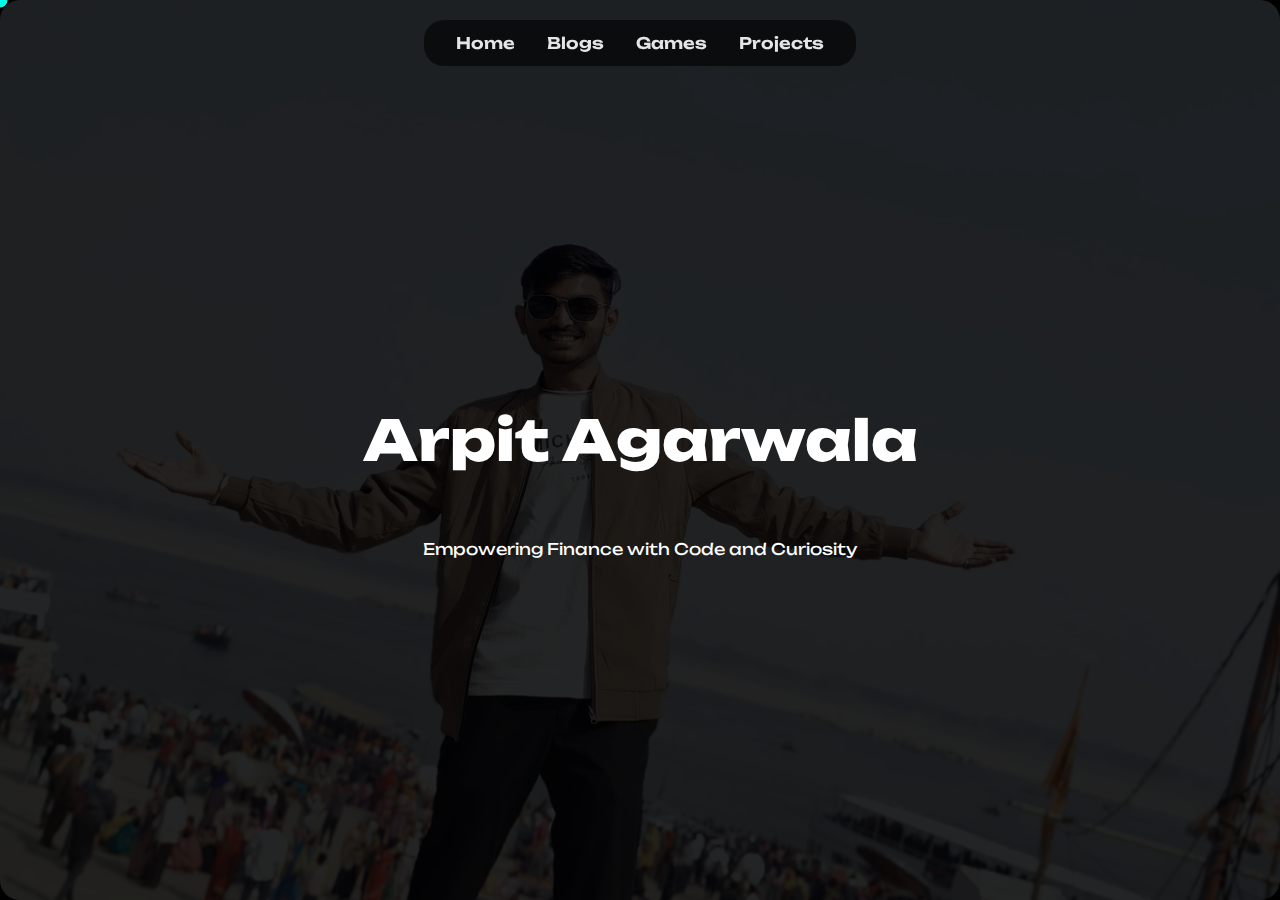
<file: index.html>
<!DOCTYPE html>
<html lang="en" style="overflow-x: hidden;">
<head>
  <meta charset="UTF-8" />
  <meta name="viewport" content="width=device-width, initial-scale=1.0" />
  <title>Arpit Agarwala | Portfolio</title>
  <link rel="stylesheet" href="css/style.css" />
  <!-- Kings Font for headings -->
  <link rel="preconnect" href="https://fonts.googleapis.com">
  <link rel="preconnect" href="https://fonts.gstatic.com" crossorigin>
  <link href="https://fonts.googleapis.com/css2?family=Kings&display=swap" rel="stylesheet">
  <link href="https://fonts.googleapis.com/css2?family=Unbounded:wght@400;600;800&family=Orbitron:wght@500&display=swap" rel="stylesheet">
  <style>

  </style>
</head>
<!-- Full Nav (Visible in Hero Only) -->
<nav id="fullNav" class="full-nav">
  <div class="centered-nav nav-center" id="centeredNav">
    <a href="#home">Home</a>
    <a href="blog.html">Blogs</a>
    <a href="games.html">Games</a>
    <a href="projects.html">Projects</a>
  </div>
  
</nav>

<!-- Hamburger Nav Button (Initially Hidden) -->
<div class="nav-toggle" id="navToggle" onclick="toggleMenu()">
  <span class="bar top"></span>
  <span class="bar middle"></span>
  <span class="bar bottom"></span>
</div>

<!-- Menu Overlay -->
<div class="menu-overlay" id="menuOverlay">
  <a href="#home">Home</a>
  <a href="blog.html">Blogs</a>
  <a href="games.html">Games</a>
  <a href="projects.html">Projects</a>
</div>



  <div class="scroll-container">
    <header id="home" style="padding: 0;">
      <section class="photo-section" style="display: flex; flex-direction: column; justify-content: center; align-items: center; width: 100vw; height: 100vh; margin: auto;">
        <h1 class="spotlight-text">
          <div class="hover-zone">
            <span class="glow-text">Arpit Agarwala</span>
          </div>
        </h1>   
        <p>Empowering Finance with Code and Curiosity</p>
      </section>
    </header>

    <section class="time-slide" id="time-section">
      <div class="time-center">
        <h1 id="ist-clock">00:00:00</h1>
        <p class="time-quote">“Time is money. And I’m already invested.”</p>
      </div>
    </section>

    <section id="about" class="about-container">
      <h2 class="about-heading">About Me</h2>
      <div class="about-columns">
        <div class="about-column">
          <p>Hello there! I'm <strong>Arpit Agarwala</strong>, a BCom (Hons) student and aspiring Chartered Accountant (CA) who's passionate about building the future of finance with the power of technology.</p>
          <p>Born in Rajasthan, raised in Assam, and currently thriving in Kolkata — I recently cleared the <strong>CA Foundation exam (Dec 2023)</strong> and am now preparing for the CA Intermediate exam with full focus and fire.</p>
          <p>Beyond numbers, I love to share knowledge. As a tech enthusiast and former president of my school's IT club, I’ve led workshops, mentored learners, and inspired many to embrace digital skills.</p>
        </div>
        <div class="about-column">
          <p>From advanced Excel work to photo/video editing, website design, and front-end development, I bring versatility to the table. What makes me different? I blend tech with human touch — understanding people, communicating ideas clearly, and building lasting relationships.</p>
          <p>Whether you're into <em>finance, tech, entrepreneurship</em> or just want to collaborate — let’s connect and create something meaningful together.</p>
          <p><strong>Let’s grow. Let’s build. Let’s connect.</strong></p>
        </div>
      </div>
    </section>

    <section id="education" class="section-container education-section">
      <h2 class="section-heading">Education</h2>
      <div class="education-cards">
        <div class="edu-card">
          <h3>CA Intermediate (Ongoing)</h3>
          <p>Institute of Chartered Accountants of India<br/>2024 – Present</p>
        </div>
        <div class="edu-card">
          <h3>CA Foundation</h3>
          <p>Cleared in December 2023</p>
        </div>
        <div class="edu-card">
          <h3>B.Com (Hons)</h3>
          <p>University of Calcutta<br/>2023 – 2026</p>
        </div>
        <div class="edu-card">
          <h3>Higher Secondary (Class 12)</h3>
          <p>LK Singhania Education Center, Rajasthan<br/>Commerce Stream, 2023</p>
        </div>
      </div>
    </section>
    

    <section id="skills">
      <h2 class="section-heading">Skills</h2>
      <p>Creative Tools: Figma, Photoshop, Canva<br>
         Tech Stack: HTML, CSS, JavaScript, Unity<br>
         Productivity: Excel, Notion, Word</p>
    </section>

    <section id="projects">
      <h2 class="section-heading">Projects</h2>
      <p>[Project Showcases with future hover animations]</p>
    </section>
    
    <section id="achievements" class="section-container">
      <h2 class="section-heading">Achievements</h2>
      <div class="cards-container">
        <div class="card">
          <p class="quote">🏅 School Captain - 2022</p>
          <p>Led multiple interschool events & earned top honors in leadership & public speaking.</p>
        </div>
        <div class="card">
          <p class="quote">📊 CA Foundation Cleared (Dec 2023)</p>
          <p>One step closer to my Chartered Accountant goal. Onward to CA Intermediate!</p>
        </div>
        <div class="card">
          <p class="quote">💻 Tech Workshop Leader</p>
          <p>Conducted workshops in school for students on Excel, photo editing, and website creation.</p>
        </div>
      </div>
    </section>
    

    <section id="contact" class="contact-section">
      <h2 class="section-heading">Contact</h2>
      <p>Let's build something amazing together.</p>
    
      <form action="https://formsubmit.co/arpitagarwal996@gmail.com" method="POST" class="contact-form">
        <input type="text" name="name" placeholder="Your Name" required>
        <input type="email" name="email" placeholder="Your Email" required>
        <textarea name="message" placeholder="Your Message" rows="5" required></textarea>
        
        <!-- Optional hidden fields -->
        <input type="hidden" name="_captcha" value="false">
        <input type="hidden" name="_template" value="table">
      
        <button type="submit">Send Message</button>
      </form>
      
    
      <div class="social-links">
        <a href="https://www.linkedin.com/in/arpitagarwala/" target="_blank">LinkedIn</a>
        <a href="https://www.instagram.com/arpit.agarwala_/" target="_blank">Instagram</a>
        <a href="https://wa.me/+919957414146" target="_blank">WhatsApp</a>
      </div>
    </section>
    
    
    

    <footer>
      <p>&copy; 2025 Arpit Agarwala. All rights reserved.</p>
    </footer>
  </div>
  <div class="custom-cursor" id="customCursor"></div>
  <script src="js/script.js"></script>
</body>
</html>
</file>
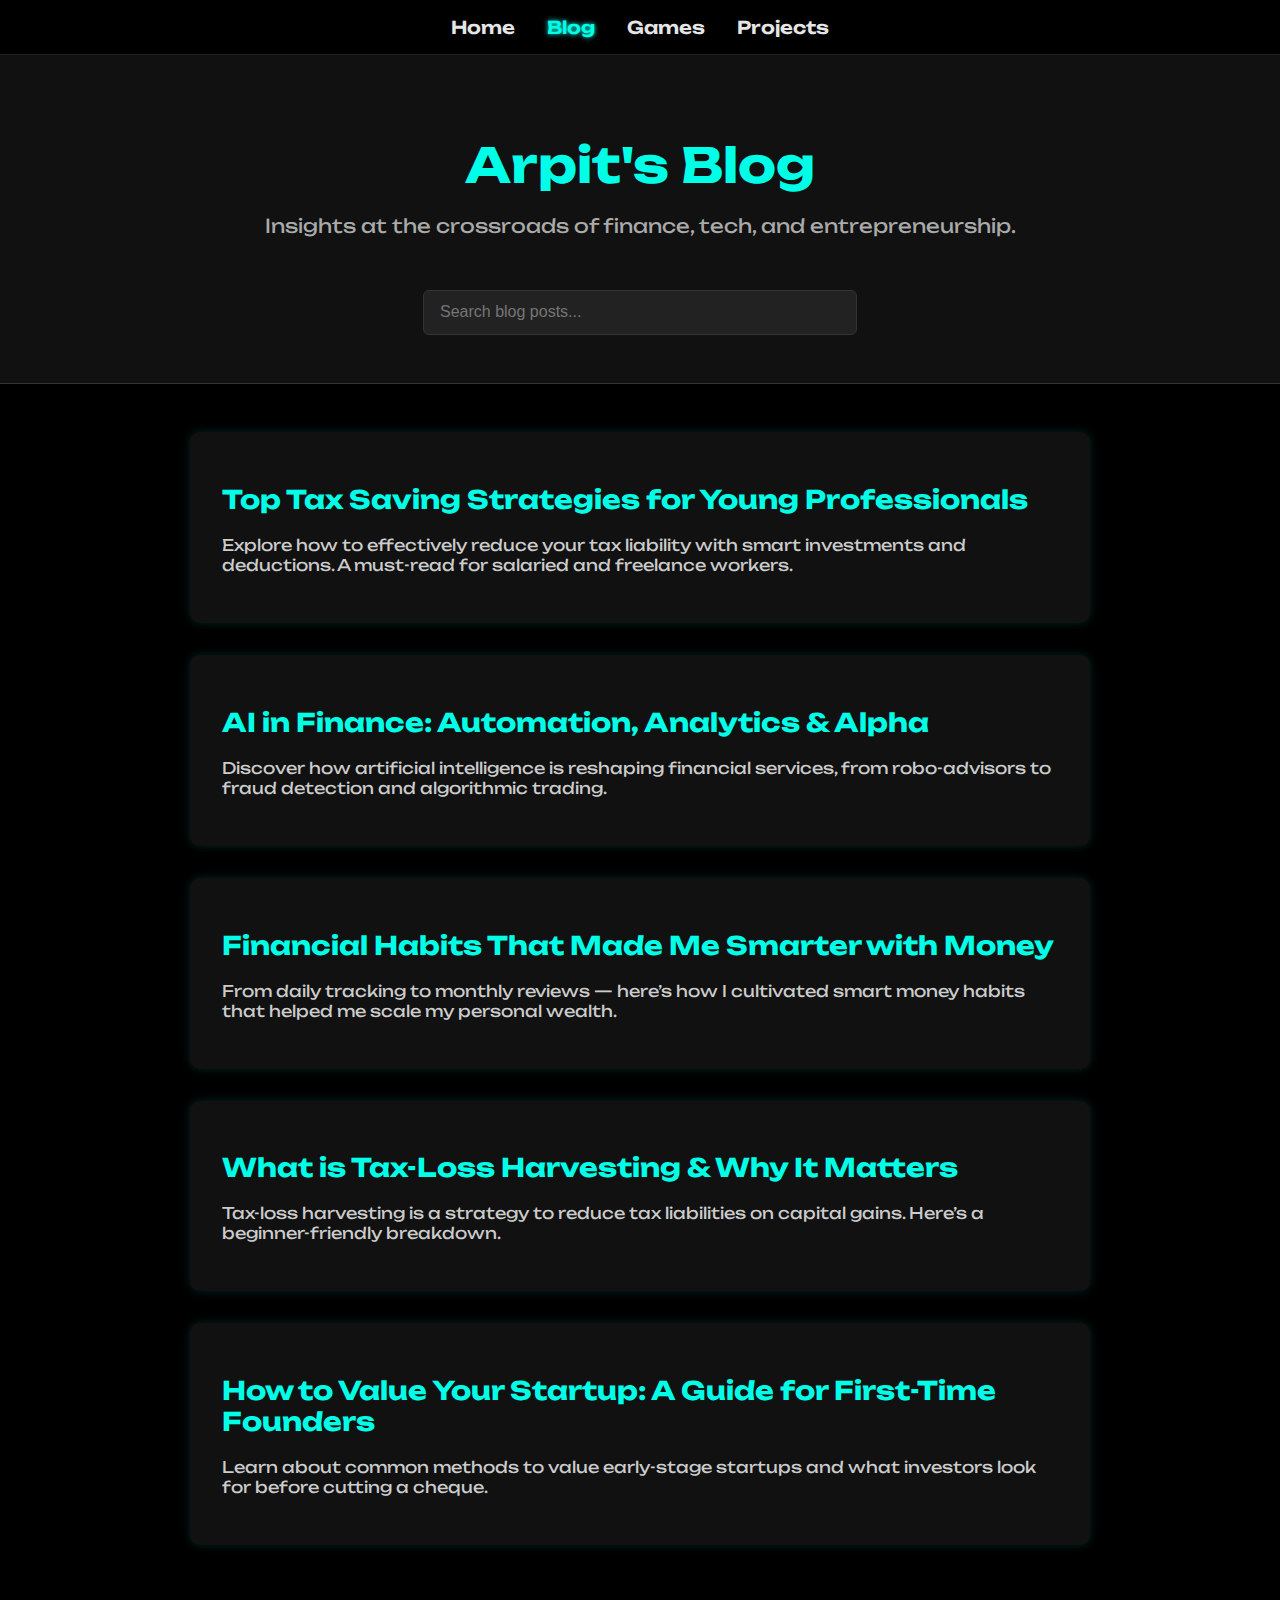
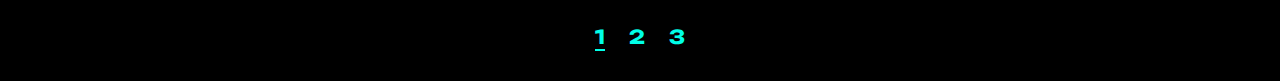
<file: blog.html>
<!DOCTYPE html>
<html lang="en">
<head>
  <meta charset="UTF-8" />
  <meta name="viewport" content="width=device-width, initial-scale=1.0"/>
  <title>Arpit's Blog | Finance & Tech</title>
  <link rel="stylesheet" href="css/blog.css" />
  <link href="https://fonts.googleapis.com/css2?family=Unbounded:wght@400;600&display=swap" rel="stylesheet">
</head>
<body>
    <nav class="blog-nav">
        <div class="nav-center">
          <a href="index.html">Home</a>
          <a href="blog.html" class="active">Blog</a>
          <a href="games.html">Games</a>
          <a href="projects.html">Projects</a>
        </div>
      </nav>
      
      
  <header>
    <h1>Arpit's Blog</h1>
    <p>Insights at the crossroads of finance, tech, and entrepreneurship.</p>
    <input type="text" id="blogSearch" placeholder="Search blog posts..." />
  </header>

  <main id="blogContainer">
    <!-- Blog Cards -->
    <div class="blog-card">
      <h2><a href="blogs/tax-saving-strategies.html">Top Tax Saving Strategies for Young Professionals</a></h2>
      <p>Explore how to effectively reduce your tax liability with smart investments and deductions. A must-read for salaried and freelance workers.</p>
    </div>

    <div class="blog-card">
      <h2><a href="blogs/ai-in-finance.html">AI in Finance: Automation, Analytics & Alpha</a></h2>
      <p>Discover how artificial intelligence is reshaping financial services, from robo-advisors to fraud detection and algorithmic trading.</p>
    </div>

    <div class="blog-card">
      <h2><a href="blogs/financial-habits.html">Financial Habits That Made Me Smarter with Money</a></h2>
      <p>From daily tracking to monthly reviews — here’s how I cultivated smart money habits that helped me scale my personal wealth.</p>
    </div>

    <div class="blog-card">
      <h2><a href="blogs/tax-loss-harvesting.html">What is Tax-Loss Harvesting & Why It Matters</a></h2>
      <p>Tax-loss harvesting is a strategy to reduce tax liabilities on capital gains. Here’s a beginner-friendly breakdown.</p>
    </div>

    <div class="blog-card">
      <h2><a href="blogs/startup-valuation.html">How to Value Your Startup: A Guide for First-Time Founders</a></h2>
      <p>Learn about common methods to value early-stage startups and what investors look for before cutting a cheque.</p>
    </div>
  </main>

  <div class="pagination">
    <a href="#" class="active">1</a>
    <a href="#">2</a>
    <a href="#">3</a>
  </div>

  <script>
    // Search Function
    document.getElementById('blogSearch')?.addEventListener('input', function (e) {
      const query = e.target.value.toLowerCase();
      document.querySelectorAll('.blog-card').forEach(card => {
        const text = card.innerText.toLowerCase();
        card.style.display = text.includes(query) ? 'block' : 'none';
      });
    });
  </script>
</body>
</html>
</file>
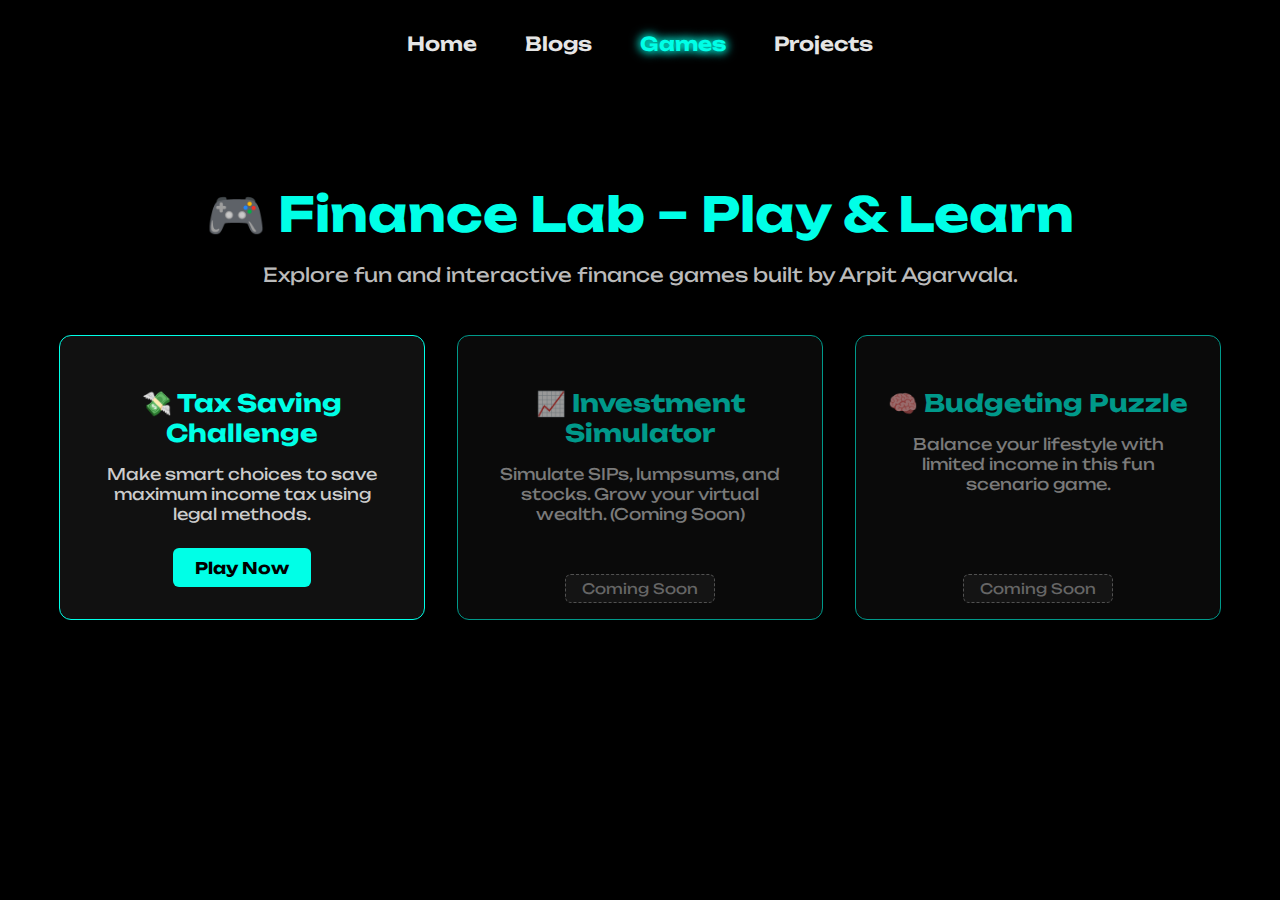
<file: games.html>
<!DOCTYPE html>
<html lang="en">
<head>
  <meta charset="UTF-8" />
  <meta name="viewport" content="width=device-width, initial-scale=1.0"/>
  <title>Finance Games | Arpit Agarwala</title>
  <link rel="stylesheet" href="css/games.css">
  <link href="https://fonts.googleapis.com/css2?family=Unbounded:wght@400;600&display=swap" rel="stylesheet">
</head>
<body>
  <!-- Centered Navigation for Games Page -->
<nav class="centered-nav">
  <a href="index.html">Home</a>
  <a href="blog.html">Blogs</a>
  <a href="games.html" class="active">Games</a>
  <a href="projects.html">Projects</a>
</nav>

  
  <div class="games-container">
    <h1 class="games-heading">🎮 Finance Lab – Play & Learn</h1>
    <p class="games-subtext">Explore fun and interactive finance games built by Arpit Agarwala.</p>

    <div class="games-grid">

      <!-- Game Card 1 -->
      <div class="game-card">
        <h2>💸 Tax Saving Challenge</h2>
        <p>Make smart choices to save maximum income tax using legal methods.</p>
        <a href="tax-challenge.html" class="play-btn">Play Now</a>
      </div>

      <!-- Future Game Example -->
      <div class="game-card coming-soon">
        <h2>📈 Investment Simulator</h2>
        <p>Simulate SIPs, lumpsums, and stocks. Grow your virtual wealth. (Coming Soon)</p>
        <span class="coming-label">Coming Soon</span>
      </div>

      <div class="game-card coming-soon">
        <h2>🧠 Budgeting Puzzle</h2>
        <p>Balance your lifestyle with limited income in this fun scenario game.</p>
        <span class="coming-label">Coming Soon</span>
      </div>

    </div>
  </div>
  <script>
    function toggleMenu() {
      const overlay = document.getElementById('menuOverlay');
      const toggle = document.getElementById('navToggle');
      overlay.classList.toggle('active');
      toggle.classList.toggle('active');
    }
  </script>
  
</body>
</html>
</file>
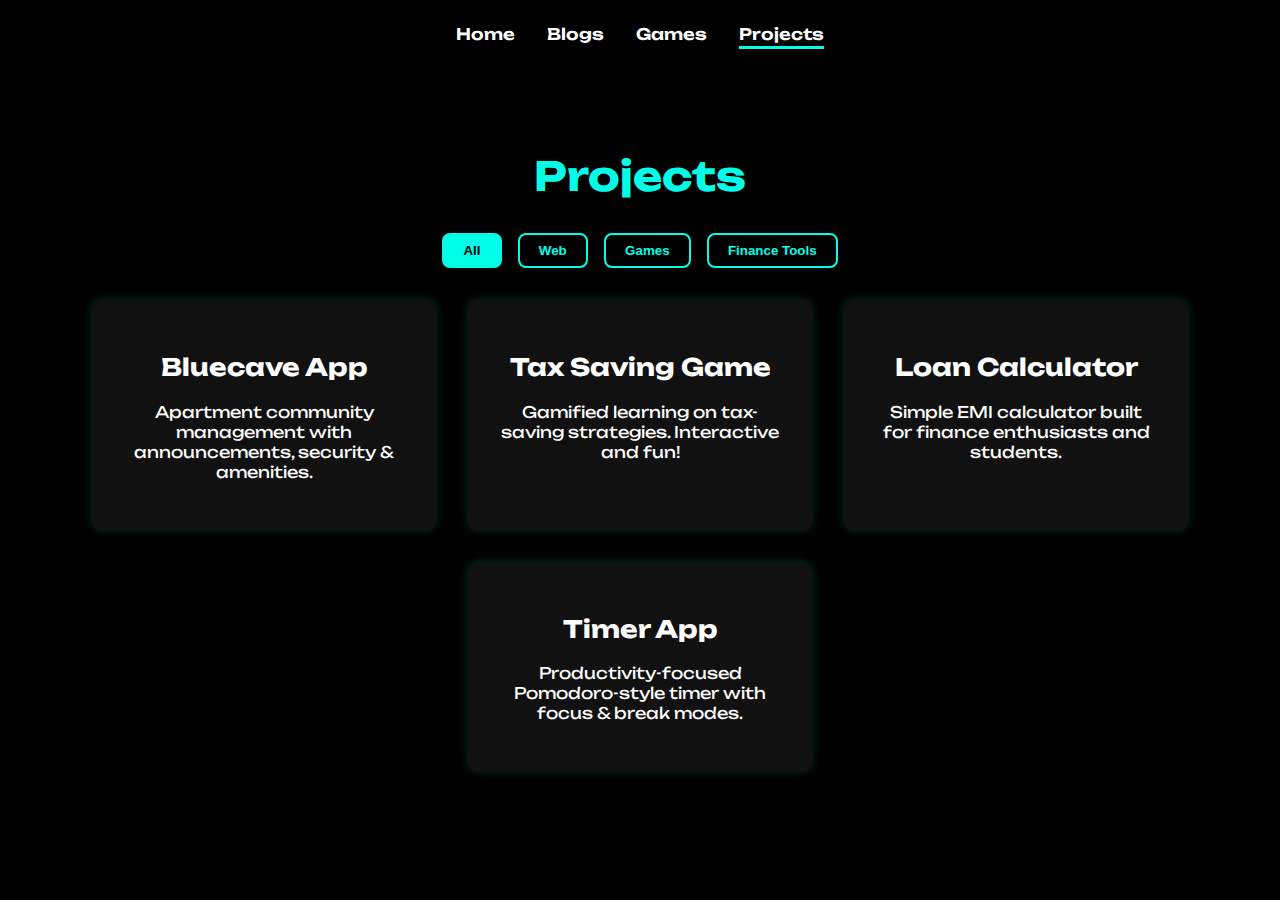
<file: projects.html>
<!DOCTYPE html>
<html lang="en">
<head>
  <meta charset="UTF-8" />
  <meta name="viewport" content="width=device-width, initial-scale=1.0"/>
  <title>My Projects</title>
  <link rel="stylesheet" href="css/projects.css" />
  <link href="https://fonts.googleapis.com/css2?family=Unbounded:wght@400;600&display=swap" rel="stylesheet">
</head>
<body>

  <nav class="centered-nav">
    <a href="index.html">Home</a>
    <a href="blog.html">Blogs</a>
    <a href="games.html">Games</a>
    <a href="projects.html" class="active">Projects</a>
  </nav>

  <section class="projects-section">
    <h1 class="page-title">Projects</h1>

    <div class="tabs">
      <button class="tab-button active" onclick="filterProjects('all')">All</button>
      <button class="tab-button" onclick="filterProjects('web')">Web</button>
      <button class="tab-button" onclick="filterProjects('game')">Games</button>
      <button class="tab-button" onclick="filterProjects('finance')">Finance Tools</button>
    </div>

    <div class="projects-grid">
      <div class="project-card web active" onclick="openModal('bluecave')">
        <h2>Bluecave App</h2>
        <p>Apartment community management with announcements, security & amenities.</p>
      </div>

      <div class="project-card game active" onclick="openModal('taxgame')">
        <h2>Tax Saving Game</h2>
        <p>Gamified learning on tax-saving strategies. Interactive and fun!</p>
      </div>

      <div class="project-card finance active" onclick="openModal('loanCalc')">
        <h2>Loan Calculator</h2>
        <p>Simple EMI calculator built for finance enthusiasts and students.</p>
      </div>

      <div class="project-card finance active" onclick="window.location.href='timer-app.html'">
        <h2>Timer App</h2>
        <p>Productivity-focused Pomodoro-style timer with focus & break modes.</p>
      </div>
      
    </div>
  </section>

  <div id="projectModal" class="modal">
    <div class="modal-content">
      <span class="close-btn" onclick="closeModal()">&times;</span>
      <div id="modal-body"></div>
    </div>
  </div>

  <script src="js/projects.js"></script>
</body>
</html>
</file>
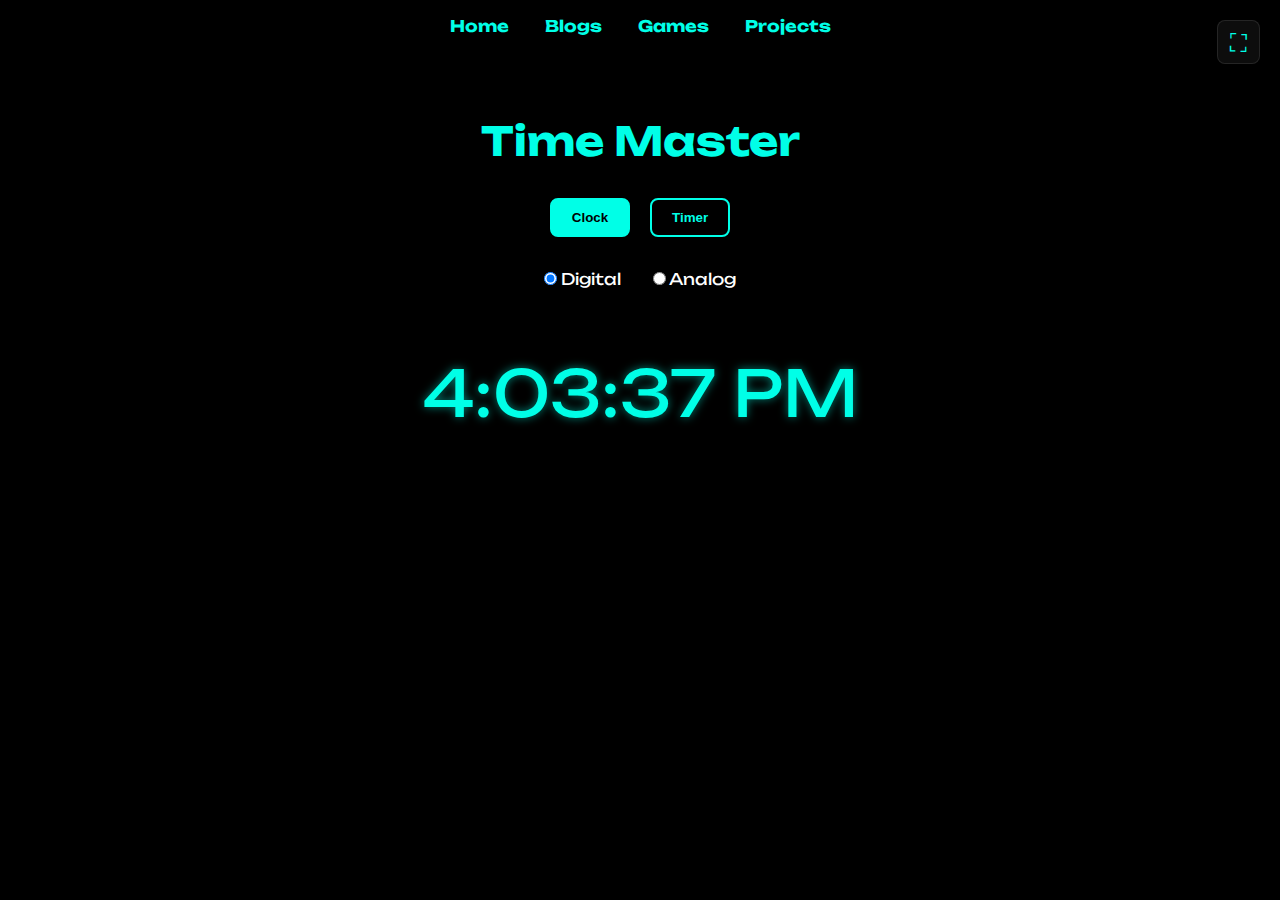
<file: timer-app.html>
<!DOCTYPE html>
<html lang="en">
<head>
  <meta charset="UTF-8" />
  <meta name="viewport" content="width=device-width, initial-scale=1.0"/>
  <title>Timer App</title>
  <link rel="stylesheet" href="css/timer-app.css" />
  <link href="https://fonts.googleapis.com/css2?family=Unbounded:wght@400;600&display=swap" rel="stylesheet">
</head>
<body>
  <!-- Navigation -->
  <nav id="mainNav" class="centered-nav">
    <a href="index.html">Home</a>
    <a href="blog.html">Blogs</a>
    <a href="games.html">Games</a>
    <a href="projects.html">Projects</a>
  </nav>

  <!-- Main App Container -->
  <main class="timer-container">

    <main class="timer-container">
        <!-- Move title outside the clock group -->
        <h1 class="clock-title">Time Master</h1>
      
        <!-- Tab Buttons -->
        <div class="tab-buttons">
          <button class="tab-button active" onclick="switchTab('clock', this)">Clock</button>
          <button class="tab-button" onclick="switchTab('timer', this)">Timer</button>
        </div>
      
        <!-- CLOCK TAB -->
        <div id="clockWrapper" class="tab-content active">
          <div class="fullscreen-toggle" onclick="toggleFullScreen()" title="Fullscreen Clock">⛶</div>
      
          <div class="clock-container">
            <div class="clock-mode-toggle">
              <label><input type="radio" name="clockMode" value="digital" checked onchange="toggleClockMode(this.value)"> Digital</label>
              <label><input type="radio" name="clockMode" value="analog" onchange="toggleClockMode(this.value)"> Analog</label>
            </div>
      
            <div class="clock-display" id="liveClock"></div>
      
            <div class="analog-clock" id="analogClock">
              <div class="hand hour" id="hourHand"></div>
              <div class="hand minute" id="minuteHand"></div>
              <div class="hand second" id="secondHand"></div>
              <div class="center-dot"></div>
            </div>
          </div>
        </div>
      
  

    <!-- TIMER Tab -->
    <div class="tab-content" id="timer">
      <div class="timer-display" id="timerDisplay">00:00:00</div>

      <div class="timer-inputs">
        <input type="number" id="hours" placeholder="HH" min="0" />
        <input type="number" id="minutes" placeholder="MM" min="0" />
        <input type="number" id="seconds" placeholder="SS" min="0" />
      </div>

      <div class="timer-buttons">
        <button onclick="startTimer()">Start</button>
        <button onclick="resetTimer()">Reset</button>
      </div>
    </div>

  </main>

  <!-- JS Script -->
  <script src="js/timer-app.js"></script>
</body>
</html>
</file>
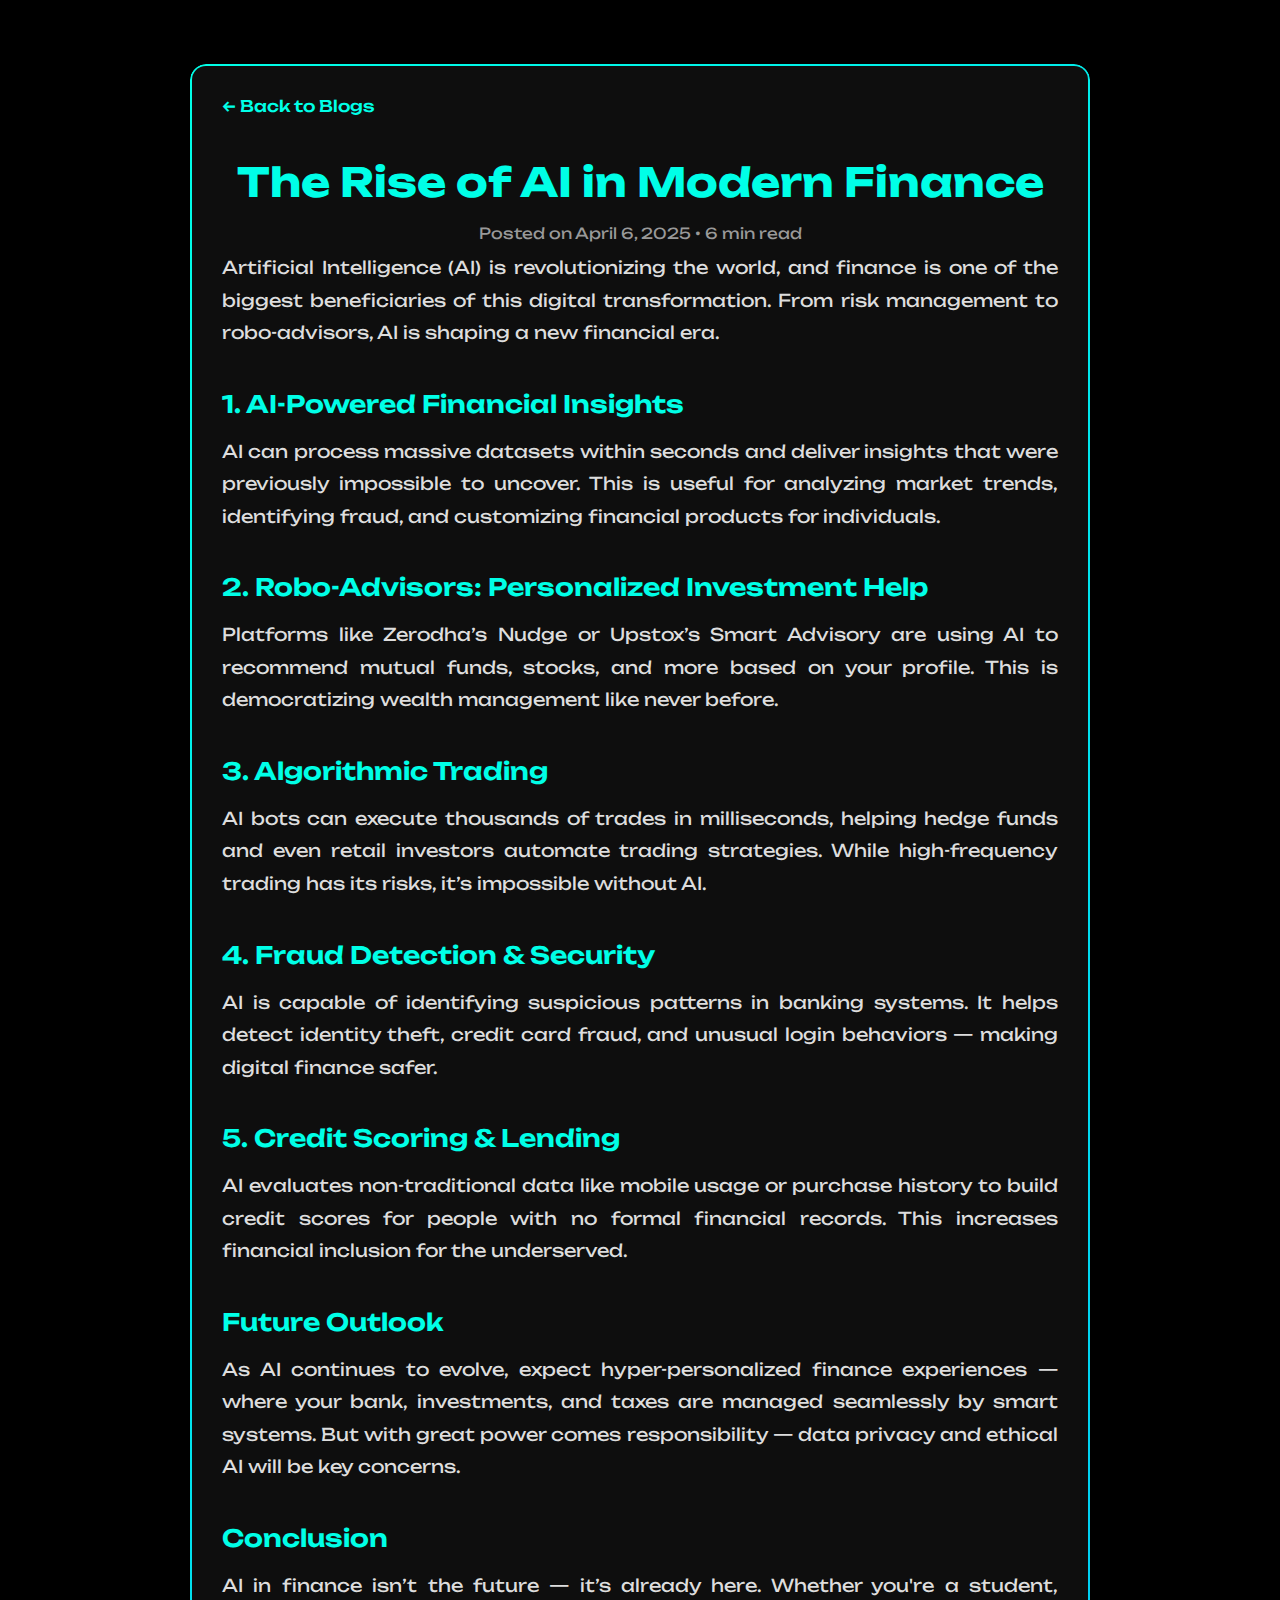
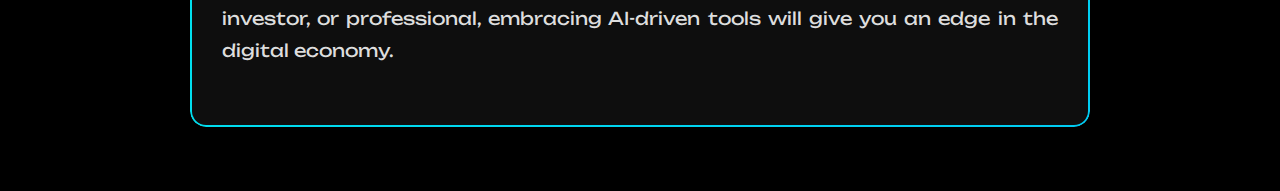
<file: blogs/ai-in-finance.html>
<!DOCTYPE html>
<html lang="en">
<head>
  <meta charset="UTF-8" />
  <meta name="viewport" content="width=device-width, initial-scale=1.0"/>
  <title>The Rise of AI in Modern Finance</title>
  <link rel="stylesheet" href="../css/blog-posts.css" />
  <link href="https://fonts.googleapis.com/css2?family=Kings&display=swap" rel="stylesheet">
  <link href="https://fonts.googleapis.com/css2?family=Unbounded:wght@400;600;800&display=swap" rel="stylesheet">
  <link href="https://fonts.googleapis.com/css2?family=Unbounded:wght@400;600&display=swap" rel="stylesheet">
</head>
<body>

  <div class="container">
    <a href="../blog.html" class="back-link">← Back to Blogs</a>
    <h1>The Rise of AI in Modern Finance</h1>
    <p class="date">Posted on April 6, 2025 • 6 min read</p>

    <div class="content">
      <p>Artificial Intelligence (AI) is revolutionizing the world, and finance is one of the biggest beneficiaries of this digital transformation. From risk management to robo-advisors, AI is shaping a new financial era.</p>

      <h2>1. AI-Powered Financial Insights</h2>
      <p>AI can process massive datasets within seconds and deliver insights that were previously impossible to uncover. This is useful for analyzing market trends, identifying fraud, and customizing financial products for individuals.</p>

      <h2>2. Robo-Advisors: Personalized Investment Help</h2>
      <p>Platforms like Zerodha’s Nudge or Upstox’s Smart Advisory are using AI to recommend mutual funds, stocks, and more based on your profile. This is democratizing wealth management like never before.</p>

      <h2>3. Algorithmic Trading</h2>
      <p>AI bots can execute thousands of trades in milliseconds, helping hedge funds and even retail investors automate trading strategies. While high-frequency trading has its risks, it’s impossible without AI.</p>

      <h2>4. Fraud Detection & Security</h2>
      <p>AI is capable of identifying suspicious patterns in banking systems. It helps detect identity theft, credit card fraud, and unusual login behaviors — making digital finance safer.</p>

      <h2>5. Credit Scoring & Lending</h2>
      <p>AI evaluates non-traditional data like mobile usage or purchase history to build credit scores for people with no formal financial records. This increases financial inclusion for the underserved.</p>

      <h2>Future Outlook</h2>
      <p>As AI continues to evolve, expect hyper-personalized finance experiences — where your bank, investments, and taxes are managed seamlessly by smart systems. But with great power comes responsibility — data privacy and ethical AI will be key concerns.</p>

      <h2>Conclusion</h2>
      <p>AI in finance isn’t the future — it’s already here. Whether you're a student, investor, or professional, embracing AI-driven tools will give you an edge in the digital economy.</p>
    </div>
  </div>

</body>
</html>
</file>
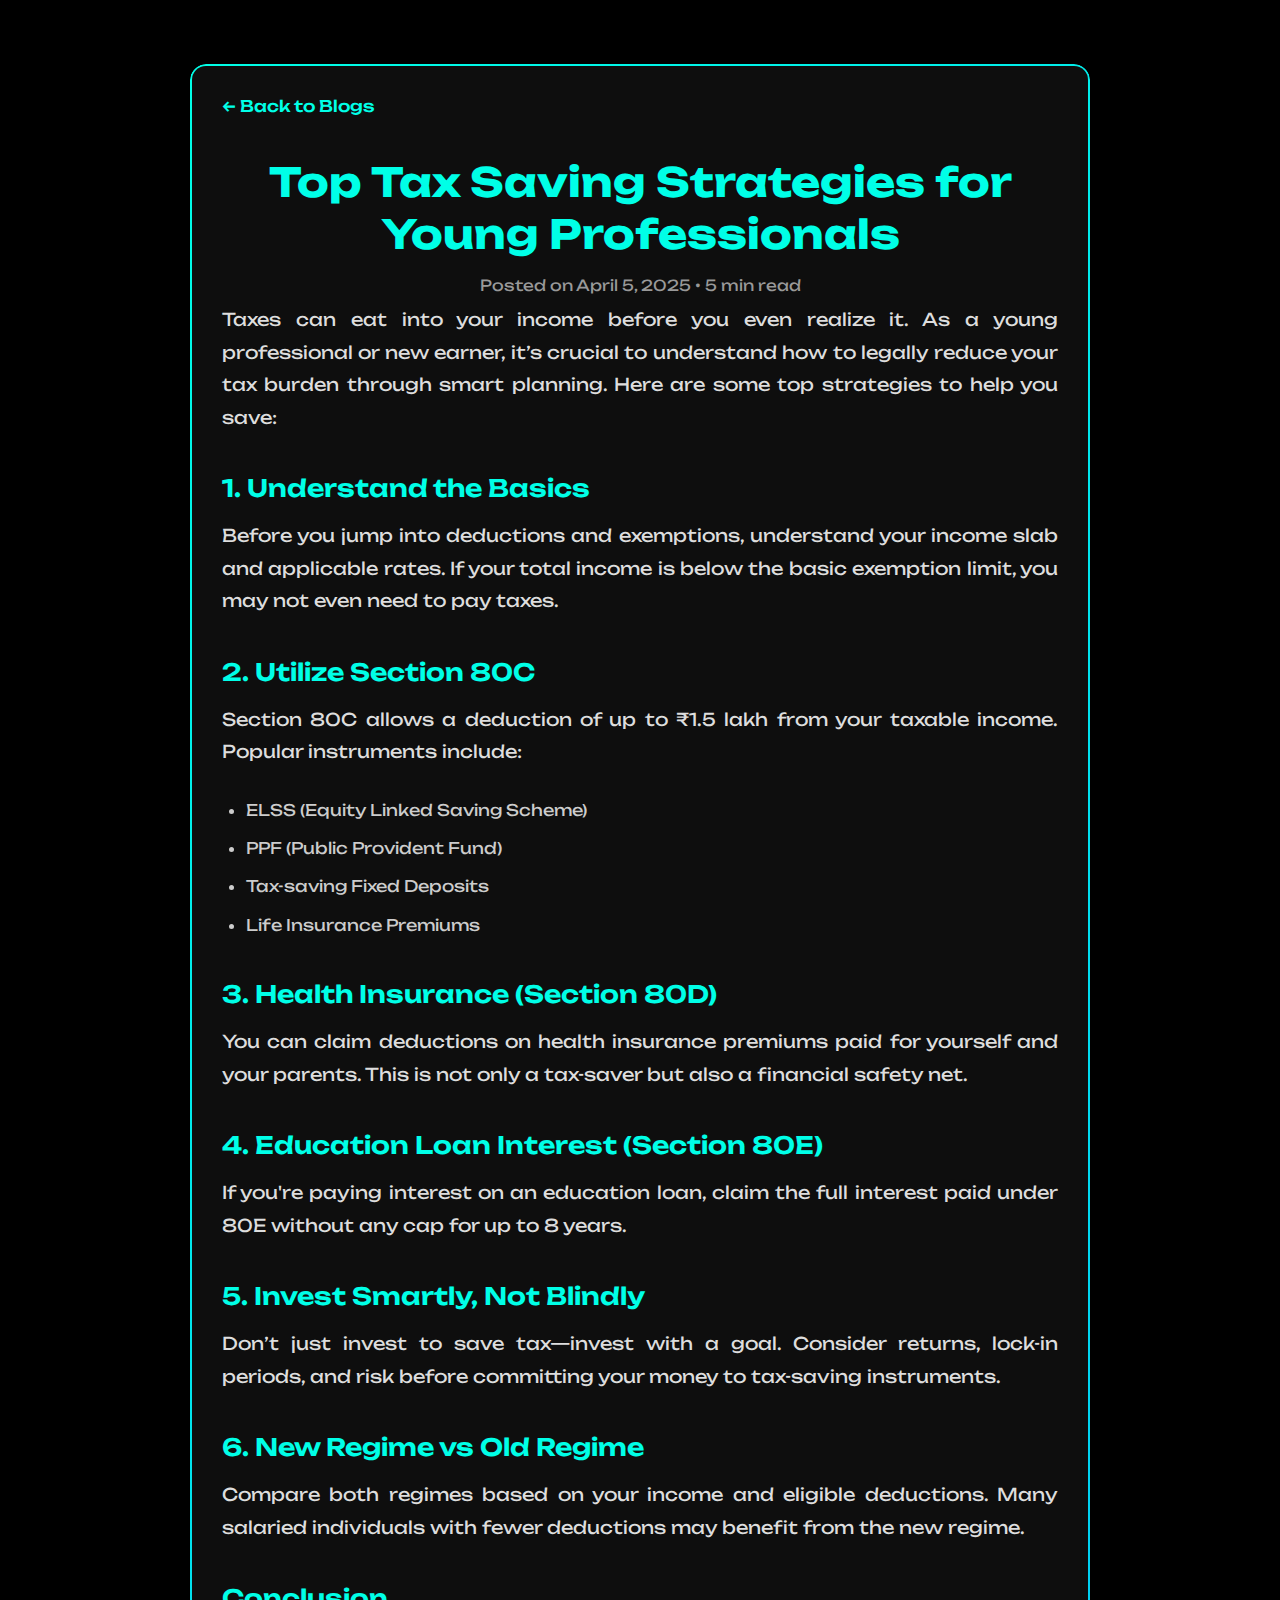
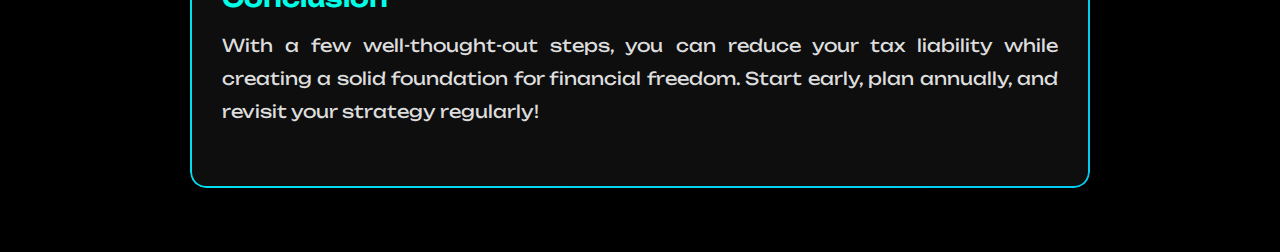
<file: blogs/tax-saving-strategies.html>
<!DOCTYPE html>
<html lang="en">
<head>
  <meta charset="UTF-8" />
  <meta name="viewport" content="width=device-width, initial-scale=1.0"/>
  <title>Top Tax Saving Strategies for Young Professionals</title>
  <link rel="stylesheet" href="../css/blog-posts.css">
  <link href="https://fonts.googleapis.com/css2?family=Unbounded:wght@400;600&display=swap" rel="stylesheet">
  <link href="https://fonts.googleapis.com/css2?family=Kings&display=swap" rel="stylesheet">
  <link href="https://fonts.googleapis.com/css2?family=Unbounded:wght@400;600;800&display=swap" rel="stylesheet">
</head>
<body>

  <div class="container">
    <a href="../blog.html" class="back-link">← Back to Blogs</a>
    <h1>Top Tax Saving Strategies for Young Professionals</h1>
    <p class="date">Posted on April 5, 2025 • 5 min read</p>

    <div class="content">
      <p>Taxes can eat into your income before you even realize it. As a young professional or new earner, it’s crucial to understand how to legally reduce your tax burden through smart planning. Here are some top strategies to help you save:</p>

      <h2>1. Understand the Basics</h2>
      <p>Before you jump into deductions and exemptions, understand your income slab and applicable rates. If your total income is below the basic exemption limit, you may not even need to pay taxes.</p>

      <h2>2. Utilize Section 80C</h2>
      <p>Section 80C allows a deduction of up to ₹1.5 lakh from your taxable income. Popular instruments include:</p>
      <ul>
        <li>ELSS (Equity Linked Saving Scheme)</li>
        <li>PPF (Public Provident Fund)</li>
        <li>Tax-saving Fixed Deposits</li>
        <li>Life Insurance Premiums</li>
      </ul>

      <h2>3. Health Insurance (Section 80D)</h2>
      <p>You can claim deductions on health insurance premiums paid for yourself and your parents. This is not only a tax-saver but also a financial safety net.</p>

      <h2>4. Education Loan Interest (Section 80E)</h2>
      <p>If you're paying interest on an education loan, claim the full interest paid under 80E without any cap for up to 8 years.</p>

      <h2>5. Invest Smartly, Not Blindly</h2>
      <p>Don’t just invest to save tax—invest with a goal. Consider returns, lock-in periods, and risk before committing your money to tax-saving instruments.</p>

      <h2>6. New Regime vs Old Regime</h2>
      <p>Compare both regimes based on your income and eligible deductions. Many salaried individuals with fewer deductions may benefit from the new regime.</p>

      <h2>Conclusion</h2>
      <p>With a few well-thought-out steps, you can reduce your tax liability while creating a solid foundation for financial freedom. Start early, plan annually, and revisit your strategy regularly!</p>
    </div>
  </div>

</body>
</html>
</file>
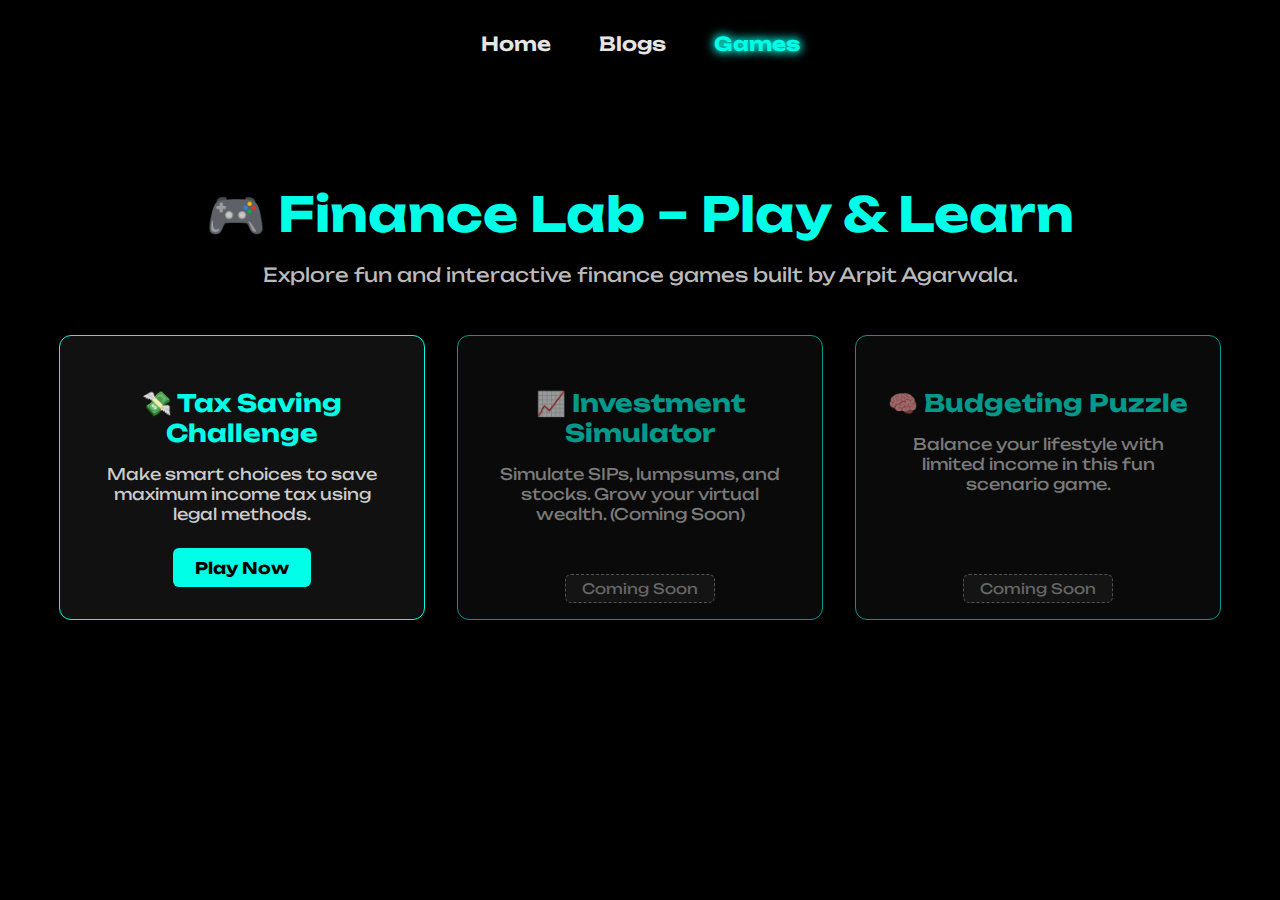
<file: games/games.html>
<!DOCTYPE html>
<html lang="en">
<head>
  <meta charset="UTF-8" />
  <meta name="viewport" content="width=device-width, initial-scale=1.0"/>
  <title>Finance Games | Arpit Agarwala</title>
  <link rel="stylesheet" href="../css/games.css">
  <link href="https://fonts.googleapis.com/css2?family=Unbounded:wght@400;600&display=swap" rel="stylesheet">
</head>
<body>
  <!-- Centered Navigation for Games Page -->
<nav class="centered-nav">
  <a href="../index.html">Home</a>
  <a href="../blog.html">Blogs</a>
  <a href="games.html" class="active">Games</a>
</nav>

  
  <div class="games-container">
    <h1 class="games-heading">🎮 Finance Lab – Play & Learn</h1>
    <p class="games-subtext">Explore fun and interactive finance games built by Arpit Agarwala.</p>

    <div class="games-grid">

      <!-- Game Card 1 -->
      <div class="game-card">
        <h2>💸 Tax Saving Challenge</h2>
        <p>Make smart choices to save maximum income tax using legal methods.</p>
        <a href="tax-challenge.html" class="play-btn">Play Now</a>
      </div>

      <!-- Future Game Example -->
      <div class="game-card coming-soon">
        <h2>📈 Investment Simulator</h2>
        <p>Simulate SIPs, lumpsums, and stocks. Grow your virtual wealth. (Coming Soon)</p>
        <span class="coming-label">Coming Soon</span>
      </div>

      <div class="game-card coming-soon">
        <h2>🧠 Budgeting Puzzle</h2>
        <p>Balance your lifestyle with limited income in this fun scenario game.</p>
        <span class="coming-label">Coming Soon</span>
      </div>

    </div>
  </div>
  <script>
    function toggleMenu() {
      const overlay = document.getElementById('menuOverlay');
      const toggle = document.getElementById('navToggle');
      overlay.classList.toggle('active');
      toggle.classList.toggle('active');
    }
  </script>
  
</body>
</html>
</file>
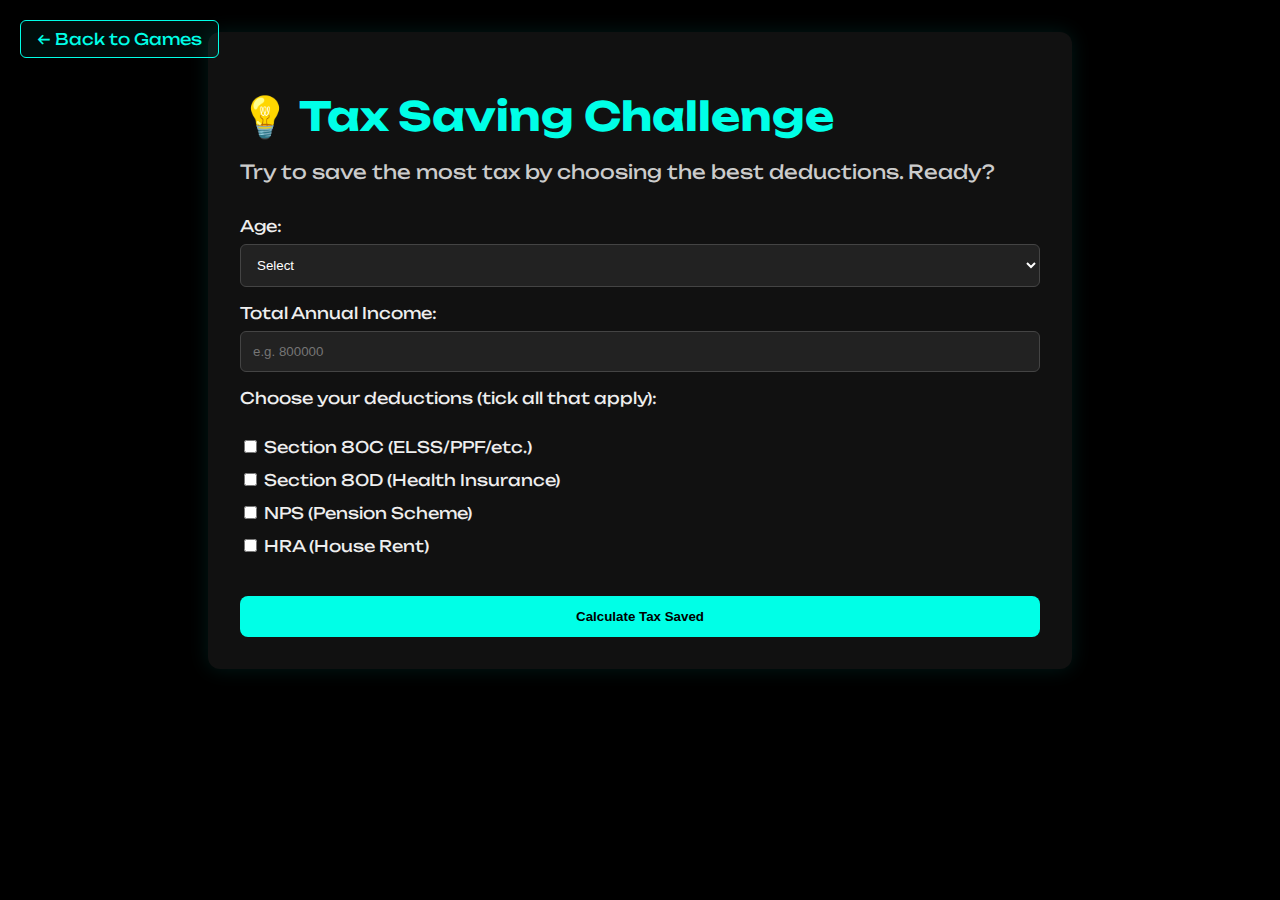
<file: games/tax-challenge.html>
<!DOCTYPE html>
<html lang="en">
<head>
  <meta charset="UTF-8" />
  <meta name="viewport" content="width=device-width, initial-scale=1.0"/>
  <title>Finance Lab | Tax Saving Challenge</title>
  <link rel="stylesheet" href="../css/tax-challenge.css" />
  <link href="https://fonts.googleapis.com/css2?family=Unbounded:wght@400;600&display=swap" rel="stylesheet">
</head>
<body>

  <div class="lab-container">
    <a href="games.html" class="back-to-games">← Back to Games</a>
    <h1 class="lab-heading">💡 Tax Saving Challenge</h1>
    <p class="lab-intro">Try to save the most tax by choosing the best deductions. Ready?</p>

    <form class="tax-form" id="taxForm">
      <label>Age:
        <select name="age" required>
          <option value="">Select</option>
          <option value="below60">Below 60</option>
          <option value="above60">Above 60</option>
        </select>
      </label>

      <label>Total Annual Income:
        <input type="number" name="income" required placeholder="e.g. 800000" />
      </label>

      <label>Choose your deductions (tick all that apply):</label>
      <div class="checkboxes">
        <label><input type="checkbox" name="deductions" value="150000" /> Section 80C (ELSS/PPF/etc.)</label>
        <label><input type="checkbox" name="deductions" value="25000" /> Section 80D (Health Insurance)</label>
        <label><input type="checkbox" name="deductions" value="50000" /> NPS (Pension Scheme)</label>
        <label><input type="checkbox" name="deductions" value="60000" /> HRA (House Rent)</label>
      </div>

      <button type="submit">Calculate Tax Saved</button>
    </form>

    <div class="result" id="resultBox" style="display: none;">
      <h2>🎉 Results</h2>
      <p id="taxSavedText"></p>
      <p id="badgeText"></p>
    </div>
  </div>

  <script src="../js/tax-challenge.js"></script>
</body>
</html>
</file>
<file: css/blog.css>
body {
    background-color: #000;
    color: #fff;
    font-family: 'Unbounded', sans-serif;
    margin: 0;
    padding: 0;
  }
  
  header {
    text-align: center;
    padding: 3rem 1rem;
    background-color: #111;
    border-bottom: 1px solid #333;
  }
  
  header h1 {
    font-size: 3rem;
    color: #00ffe7;
    margin-bottom: 0.5rem;
  }
  
  header p {
    font-size: 1.2rem;
    color: #aaa;
  }

.blog-nav {
  background: #000;
  padding: 1rem 0;
  display: flex;
  justify-content: center;
  align-items: center;
  border-bottom: 1px solid #222;
}

.blog-nav .nav-center {
  display: flex;
  gap: 2rem;
}

.blog-nav a {
  color: #e5e5e5;
  text-decoration: none;
  font-weight: 600;
  font-size: 1.1rem;
  transition: color 0.3s ease;
}

.blog-nav a:hover,
.blog-nav a.active {
  color: #00ffe7;
  text-shadow: 0 0 5px #00ffe7;
}

  
  #blogSearch {
    margin-top: 2rem;
    padding: 0.8rem 1rem;
    width: 80%;
    max-width: 400px;
    border-radius: 6px;
    border: none;
    font-size: 1rem;
    background-color: #222;
    color: #fff;
    border: 1px solid #333;
  }
  
  main {
    padding: 3rem 2rem;
    display: flex;
    flex-direction: column;
    gap: 2rem;
    max-width: 900px;
    margin: auto;
  }
  
  .blog-card {
    background-color: #111;
    padding: 2rem;
    border-radius: 10px;
    box-shadow: 0 0 10px rgba(0, 255, 231, 0.15);
    transition: transform 0.3s ease, box-shadow 0.3s ease;
  }
  
  .blog-card:hover {
    transform: translateY(-5px);
    box-shadow: 0 0 15px rgba(0, 255, 231, 0.25);
  }
  
  .blog-card h2 a {
    color: #00ffe7;
    text-decoration: none;
    font-size: 1.6rem;
  }
  
  .blog-card p {
    margin-top: 0.8rem;
    font-size: 1rem;
    color: #ccc;
  }
  
  .pagination {
    text-align: center;
    padding: 2rem 0;
  }
  
  .pagination a {
    color: #00ffe7;
    margin: 0 10px;
    text-decoration: none;
    font-weight: bold;
    font-size: 1.2rem;
  }
  
  .pagination a.active {
    border-bottom: 2px solid #00ffe7;
  }
</file>
<file: css/games.css>
body {
    margin: 0;
    padding: 0;
    background: #000;
    color: #fff;
    font-family: 'Unbounded', sans-serif;
    overflow-x: hidden;
  }
  
  .games-container {
    padding: 4rem 2rem;
    text-align: center;
  }
  
  .games-heading {
    font-size: 3rem;
    color: #00ffe7;
    margin-bottom: 1rem;
  }
  
  .games-subtext {
    color: #bbb;
    margin-bottom: 3rem;
    font-size: 1.2rem;
  }
  
  .games-grid {
    display: flex;
    flex-wrap: wrap;
    justify-content: center;
    gap: 2rem;
  }
  
  .game-card {
    background: #111;
    border-radius: 12px;
    padding: 2rem;
    width: 300px;
    transition: transform 0.3s ease, box-shadow 0.3s ease;
    border: 1px solid #00ffe7;
    position: relative;
  }
  
  .game-card:hover {
    transform: translateY(-8px);
    box-shadow: 0 0 25px rgba(0, 255, 231, 0.3);
  }
  
  .game-card h2 {
    color: #00ffe7;
    margin-bottom: 0.5rem;
  }
  
  .game-card p {
    color: #ccc;
    font-size: 1rem;
    margin-bottom: 1.5rem;
  }
  
  .play-btn {
    display: inline-block;
    padding: 0.6rem 1.4rem;
    background: #00ffe7;
    color: #000;
    font-weight: bold;
    text-decoration: none;
    border-radius: 6px;
    transition: background 0.3s ease;
  }
  
  .play-btn:hover {
    background: #00e6d2;
  }
  
  /* Coming Soon Overlay */
  .coming-soon {
    opacity: 0.6;
    position: relative;
  }
  
  .coming-label {
    position: absolute;
    bottom: 1rem;
    left: 50%;
    transform: translateX(-50%);
    font-size: 0.9rem;
    color: #aaa;
    background: #222;
    padding: 0.3rem 1rem;
    border-radius: 6px;
    border: 1px dashed #888;
  }
  
  .centered-nav {
    display: flex;
    justify-content: center;
    gap: 3rem;
    padding: 2rem 0;
    background: transparent;
    font-size: 1.2rem;
    font-weight: 600;
    font-family: 'Unbounded', sans-serif;
  }
  
  .centered-nav a {
    text-decoration: none;
    color: #e5e5e5;
    transition: all 0.3s ease;
    position: relative;
    transition: color 0.3s ease, text-shadow 0.3s ease;

  }
  
  .centered-nav a:hover {
    color: #00ffe7;
    text-shadow: 0 0 8px #00ffe7;
  }
  
  .centered-nav a.active {
    color: #00ffe7;
    text-shadow: 0 0 8px #00ffe7, 0 0 12px #00ffe7;
    font-weight: 700;
  }
</file>
<file: css/projects.css>
body {
    background: #000;
    color: #fff;
    font-family: 'Unbounded', sans-serif;
  }
  
  .centered-nav {
    display: flex;
    justify-content: center;
    gap: 2rem;
    padding: 1rem;
  }
  
  .centered-nav a {
    color: #fff;
    text-decoration: none;
    font-weight: 600;
    position: relative;
  }
  
  .centered-nav a.active::after {
    content: "";
    display: block;
    height: 3px;
    width: 100%;
    background: #00ffe7;
    position: absolute;
    bottom: -5px;
    left: 0;
  }
  
  .projects-section {
    padding: 4rem 2rem;
    text-align: center;
  }
  
  .page-title {
    font-size: 2.5rem;
    margin-bottom: 2rem;
    color: #00ffe7;
  }
  
  .tabs {
    display: flex;
    justify-content: center;
    gap: 1rem;
    margin-bottom: 2rem;
    flex-wrap: wrap;
  }
  
  .tab-button {
    background: transparent;
    border: 2px solid #00ffe7;
    color: #00ffe7;
    font-weight: bold;
    padding: 0.5rem 1.2rem;
    border-radius: 8px;
    cursor: pointer;
    transition: all 0.3s ease;
  }
  
  .tab-button.active,
  .tab-button:hover {
    background: #00ffe7;
    color: #000;
  }
  
  .projects-grid {
    display: flex;
    gap: 2rem;
    flex-wrap: wrap;
    justify-content: center;
  }
  
  .project-card {
    display: none;
    background: #111;
    padding: 2rem;
    border-radius: 10px;
    width: 280px;
    box-shadow: 0 0 10px rgba(0, 255, 231, 0.2);
    transition: all 0.3s ease;
    cursor: pointer;
  }
  
  .project-card.active {
    display: block;
  }
  
  .project-card:hover {
    transform: translateY(-5px);
    box-shadow: 0 0 20px rgba(0, 255, 231, 0.3);
  }
  
  .modal {
    display: none;
    position: fixed;
    z-index: 9999;
    top: 0; left: 0;
    width: 100vw; height: 100vh;
    background: rgba(0, 0, 0, 0.85);
    justify-content: center;
    align-items: center;
  }
  
  .modal-content {
    background: #111;
    padding: 2rem;
    border-radius: 12px;
    width: 90%;
    max-width: 600px;
    color: #fff;
    position: relative;
    box-shadow: 0 0 30px rgba(0, 255, 231, 0.3);
  }
  
  .close-btn {
    position: absolute;
    top: 1rem;
    right: 1.5rem;
    font-size: 1.8rem;
    color: #fff;
    cursor: pointer;
  }
</file>
<file: css/timer-app.css>
* {
    margin: 0;
    padding: 0;
    box-sizing: border-box;
  }
  
  body {
    background: #000;
    color: #fff;
    font-family: 'Unbounded', sans-serif;
    display: flex;
    flex-direction: column;
    align-items: center;
    min-height: 100vh;
    overflow-x: hidden;
  }
  
  .centered-nav {
    text-align: center;
    padding: 1rem 0;
  }
  
  .centered-nav a {
    margin: 0 1rem;
    color: #00ffe7;
    text-decoration: none;
    font-weight: bold;
    position: relative;
  }
  
  .centered-nav a.active::after {
    content: "";
    position: absolute;
    bottom: -5px;
    left: 50%;
    width: 50%;
    height: 2px;
    background: #00ffe7;
    transform: translateX(-50%);
  }
  
  .timer-container {
    text-align: center;
    padding: 2rem;
    width: 100%;
    max-width: 800px;
  }
  
  h1 {
    font-size: 2.5rem;
    color: #00ffe7;
    margin-bottom: 2rem;
  }
  
  .tab-buttons {
    margin-bottom: 2rem;
  }
  
  .tab-button {
    padding: 10px 20px;
    background: transparent;
    border: 2px solid #00ffe7;
    color: #00ffe7;
    font-weight: bold;
    border-radius: 8px;
    cursor: pointer;
    transition: 0.3s ease;
    margin: 0 0.5rem;
  }
  
  .tab-button:hover {
    background-color: rgba(0, 255, 231, 0.1);
  }
  
  .tab-button.active {
    background-color: #00ffe7;
    color: #000;
    pointer-events: none;
  }
  
  .tab-content {
    display: none;
  }
  
  .tab-content.active {
    display: block;
  }
  
  .clock-mode-toggle {
    margin-bottom: 2rem;
    display: flex;
    justify-content: center;
    gap: 2rem;
    font-size: 1rem;
  }
  
  .clock-display {
    font-size: 4rem;
    margin-bottom: 1rem;
    color: #00ffe7;
    text-shadow: 0 0 10px rgba(0, 255, 231, 0.5);
  }
  
  .analog-clock {
    position: relative;
    width: 200px;
    height: 200px;
    margin: auto;
    border: 5px solid #00ffe7;
    border-radius: 50%;
    display: none;
    background: #000;
  }
  
  .hand {
    position: absolute;
    bottom: 50%;
    left: 50%;
    transform-origin: bottom center;
    background-color: #00ffe7;
    transform: rotate(0deg);
    border-radius: 2px;
  }
  
  .hand.hour {
    width: 4px;
    height: 50px;
  }
  
  .hand.minute {
    width: 3px;
    height: 70px;
  }
  
  .hand.second {
    width: 2px;
    height: 90px;
    background-color: #ff0066;
  }
  
  .center-dot {
    position: absolute;
    width: 10px;
    height: 10px;
    background-color: #00ffe7;
    border-radius: 50%;
    top: 50%;
    left: 50%;
    transform: translate(-50%, -50%);
    z-index: 10;
  }
  
  
  .timer-display {
    font-size: 3rem;
    margin-bottom: 2rem;
    color: #00ffe7;
  }
  
  .timer-inputs {
    display: flex;
    justify-content: center;
    gap: 1rem;
    margin-bottom: 1rem;
  }
  
  .timer-inputs input {
    width: 60px;
    padding: 0.5rem;
    font-size: 1rem;
    text-align: center;
    background: #111;
    border: 1px solid #333;
    border-radius: 5px;
    color: #fff;
  }
  
  .timer-buttons button {
    padding: 0.6rem 1.2rem;
    margin: 0 0.5rem;
    font-weight: bold;
    border: none;
    background: #00ffe7;
    color: #000;
    border-radius: 6px;
    cursor: pointer;
    transition: background 0.3s ease;
  }
  
  .timer-buttons button:hover {
    background: #00ddcc;
  }
  
  .fullscreen-toggle {
    position: absolute;
    top: 20px;
    right: 20px;
    font-size: 1.5rem;
    color: #00ffe7;
    cursor: pointer;
    z-index: 999;
    background: rgba(255, 255, 255, 0.05);
    border: 1px solid rgba(255, 255, 255, 0.1);
    padding: 6px 12px;
    border-radius: 8px;
    transition: background 0.3s ease;
  }
  
  .fullscreen-toggle:hover {
    background: rgba(255, 255, 255, 0.15);
  }
  
  /* Hide UI in fullscreen */
.fullscreen-mode #mainNav,
.fullscreen-mode .tab-button,
.fullscreen-mode .tab-content:not(#clockWrapper) {
  display: none !important;
}

/* Center align clock */
.fullscreen-mode #clockWrapper {
  position: fixed;
  top: 50%;
  left: 50%;
  transform: translate(-50%, -50%);
  display: flex;
  flex-direction: column;
  align-items: center;
  justify-content: center;
  height: 100vh;
  width: 100vw;
  z-index: 10000;
}

/* Optional: increase clock size in fullscreen */
.fullscreen-mode .clock-display {
  font-size: 6rem;
}
.fullscreen-mode .analog-clock {
  transform: scale(1.5);
}

/* Ensure clock toggle and display are grouped together */
.clock-group {
    display: flex;
    flex-direction: column;
    align-items: center;
    justify-content: center;
    gap: 2rem;
    width: 100%;
  }
  
  /* In fullscreen mode, center everything cleanly */
  .fullscreen-mode {
    display: flex;
    flex-direction: column;
    justify-content: center;
    align-items: center;
    height: 100vh;
  }
  
  .fullscreen-mode .fullscreen-toggle {
    position: absolute;
    top: 20px;
    right: 20px;
    font-size: 1.5rem;
    cursor: pointer;
    z-index: 10;
  }
  
/* Make sure clock title has spacing above clock */
.clock-title-group {
    margin-bottom: 2rem;
    z-index: 5;
  }
  
  /* .clock-title {
    transition: opacity 0.3s ease;
  } */
  
  .fullscreen-mode .clock-title {
    opacity: 0;
    pointer-events: none;
  }
  
  
  
  .fullscreen-mode .clock-title {
    font-size: 3rem;
  }
  
  /* Fix spacing in clock group for layout stacking */
  .clock-container {
    display: flex;
    flex-direction: column;
    align-items: center;
    gap: 2rem;
  }
</file>
<file: css/tax-challenge.css>
/* ------------------------------ */
/* Finance Lab Styles             */
/* ------------------------------ */
body {
  background: #000;
  color: #fff;
  font-family: 'Unbounded', sans-serif;
  margin: 0;
  padding: 2rem;
}

.lab-container {
  max-width: 800px;
  margin: 0 auto;
  padding: 2rem;
  background: #111;
  border-radius: 12px;
  box-shadow: 0 0 20px rgba(0, 255, 231, 0.1);
}

.back-link {
  display: inline-block;
  color: #00ffe7;
  margin-bottom: 1rem;
  text-decoration: none;
}

.lab-heading {
  font-size: 2.5rem;
  color: #00ffe7;
  margin-bottom: 1rem;
}

.lab-intro {
  font-size: 1.2rem;
  color: #ccc;
  margin-bottom: 2rem;
}

.tax-form {
  display: flex;
  flex-direction: column;
  gap: 1rem;
}

.tax-form label {
  display: flex;
  flex-direction: column;
  font-size: 1rem;
  color: #eee;
}

.tax-form input,
.tax-form select {
  padding: 0.75rem;
  border-radius: 6px;
  border: 1px solid #444;
  background: #222;
  color: #fff;
  margin-top: 0.5rem;
}

.tax-form input:focus,
.tax-form select:focus {
  outline: none;
  border-color: #00ffe7;
  box-shadow: 0 0 10px rgba(0, 255, 231, 0.3);
}

.checkboxes label {
  display: block;
  margin: 0.5rem 0;
}

.tax-form button {
  background-color: #00ffe7;
  color: #000;
  padding: 0.8rem;
  border: none;
  border-radius: 8px;
  cursor: pointer;
  font-weight: bold;
  margin-top: 1rem;
  transition: background-color 0.3s ease;
}

.tax-form button:hover {
  background-color: #00e6d2;
}

.result {
  background: #1a1a1a;
  padding: 2rem;
  margin-top: 2rem;
  border-radius: 12px;
  box-shadow: 0 0 10px rgba(0, 255, 231, 0.2);
}

.result h2 {
  color: #00ffe7;
  margin-bottom: 1rem;
}

.result p {
  font-size: 1.1rem;
  color: #ddd;
}

.back-to-games {
  position: absolute;
  top: 20px;
  left: 20px;
  color: #00ffe7;
  font-size: 1rem;
  text-decoration: none;
  background: rgba(0, 255, 231, 0.05);
  padding: 0.5rem 1rem;
  border-radius: 6px;
  border: 1px solid #00ffe7;
  transition: background 0.3s ease;
}

.back-to-games:hover {
  background: rgba(0, 255, 231, 0.15);
}
</file>
<file: css/style.css>
/* ------------------------------ */
/* Reset & Global Styles         */
/* ------------------------------ */
* {
  margin: 0;
  padding: 0;
  box-sizing: border-box;
}

html, body {
  height: 100%;
  width: 100%;
  overflow: hidden;
  background: #000;
  color: #fff;
  font-family: 'Unbounded', sans-serif;
  scrollbar-width: none;       /* Firefox */
  -ms-overflow-style: none;    /* IE and Edge */
  overflow: hidden;
}

html, body, button, a, input, textarea {
  cursor: none !important;
}

.custom-cursor {
  position: fixed;
  top: 0;
  left: 0;
  width: 15px;
  height: 15px;
  background-color: #00ffe7;
  border-radius: 50%;
  pointer-events: none;
  z-index: 9999;
  transform: translate(-50%, -50%);
  transition: transform 0.15s ease, background-color 0.3s ease, box-shadow 0.3s ease;
}

/* Enlarged effect on hoverable elements */
a:hover ~ .custom-cursor,
button:hover ~ .custom-cursor,
.menu-overlay a:hover ~ .custom-cursor {
  transform: translate(-50%, -50%) scale(1.8);
  background-color: white;
  box-shadow: 0 0 15px #00ffe7;
}

/* ------------------------------ */
/* Education Section              */
/* ------------------------------ */
.education-section {
  width: 100vw;
  height: 100vh;
  padding: 4rem 2rem;
  display: flex;
  flex-direction: column;
  justify-content: center;
  align-items: center;
  scroll-snap-align: start;
}

.education-cards {
  display: flex;
  flex-direction: column;
  gap: 1.5rem;
  max-width: 700px;
  text-align: center;
}

.edu-card {
  background-color: #111;
  padding: 1.5rem 2rem;
  border-radius: 12px;
  box-shadow: 0 0 15px rgba(0, 255, 231, 0.1);
  transition: all 0.3s ease;
}

.edu-card:hover {
  transform: translateY(-5px);
  box-shadow: 0 0 25px rgba(0, 255, 231, 0.3);
}

.edu-card h3 {
  color: #00ffe7;
  margin-bottom: 0.5rem;
}

.edu-card p {
  color: #ccc;
  font-size: 0.95rem;
  line-height: 1.6;
}


/* ------------------------------ */
/* Scroll Container               */
/* ------------------------------ */
.scroll-container {
  height: 100vh;
  overflow-y: scroll;
  scroll-snap-type: y mandatory;
  scroll-behavior: smooth;
  overflow-y: scroll;
  scrollbar-width: none;       /* Firefox */
  -ms-overflow-style: none;    /* IE and Edge */
}


/* For WebKit (Chrome, Safari, etc.) */
.scroll-container::-webkit-scrollbar,
body::-webkit-scrollbar {
  display: none;
}

.scroll-container section {
  scroll-snap-align: start;
  width: 100vw;
  height: 100vh;
  display: flex;
  flex-direction: column;
  justify-content: center;
  align-items: center;
  padding: 2rem;
}

/* ------------------------------ */
/* Button                         */
/* ------------------------------ */
button {
  background: #00ffe7;
  color: #000;
  padding: 0.8rem 1.5rem;
  border: none;
  font-weight: bold;
  border-radius: 8px;
  cursor: pointer;
}

/* ------------------------------ */
/* Footer                         */
/* ------------------------------ */
footer {
  text-align: center;
  padding: 2rem;
  background: #000;
  color: #888;
}

/* ------------------------------ */
/* Social Links                   */
/* ------------------------------ */
.social a {
  margin-right: 15px;
  color: #e5e5e5;
  text-decoration: none;
}

.social a:hover {
  color: #00ffe7;
}

/* ------------------------------ */
/* Spotlight Name Effect          */
/* ------------------------------ */
.spotlight-text {
  font-size: 3.5rem;
  font-weight: 800;
  text-align: center;
  position: relative;
}

.hover-zone {
  display: inline-block;
  padding: 4rem 6rem;
  position: relative;
  cursor: none;
  z-index: 1;
}

.glow-text {
  position: relative;
  display: inline-block;
  color: white;
  font-size: 3.5rem;
  font-weight: 800;
  transition: all 0.3s ease;
  -webkit-text-stroke: 2px transparent;
}

.glow-text::before {
  content: attr(data-text);
  position: absolute;
  top: 0;
  left: 0;
  z-index: -1;
  color: transparent;
  -webkit-text-stroke: 2.5px;
  background: radial-gradient(circle at var(--x, 50%) var(--y, 50%), #00ffe7, #5bf3e4, transparent 40%);
  background-clip: text;
  -webkit-background-clip: text;
  -webkit-text-fill-color: transparent;
  opacity: 0;
  transition: opacity 0.2s ease;
  pointer-events: none;
}


.glow-text.active-glow {
  color: rgba(255, 255, 255, 0.3);
}

.glow-text.active-glow::before {
  opacity: 1;
}

/* Centered Nav */
.full-nav {
  position: fixed;
  top: 20px;
  width: 100%;
  display: flex;
  justify-content: center;
  z-index: 999;
  transition: opacity 0.3s ease;
}

.nav-center {
  display: flex;
  gap: 2rem;
  background: rgba(0, 0, 0, 0.6);
  padding: 0.8rem 2rem;
  border-radius: 20px;
}

.full-nav a {
  color: #e5e5e5;
  text-decoration: none;
  font-weight: 600;
  font-size: 1rem;
  transition: color 0.3s ease;
}

.full-nav a:hover {
  color: #00ffe7;
  text-shadow: 0 0 10px #00ffe7;
}

.full-nav.hidden {
  opacity: 0;
  pointer-events: none;
}

/* Hamburger Toggle Hidden Initially */
.nav-toggle {
  display: none;
  position: fixed;
  top: 20px;
  right: 20px;
  width: 50px;
  height: 50px;
  background: rgba(255, 255, 255, 0.05);
  border: 1px solid rgba(255, 255, 255, 0.1);
  border-radius: 50%;
  backdrop-filter: blur(8px);
  display: flex;
  align-items: center;
  justify-content: center;
  z-index: 1001;
  cursor: pointer;
  transition: background 0.3s ease;
}

.nav-toggle .bar {
  position: absolute;
  width: 24px;
  height: 2.5px;
  background-color: white;
  border-radius: 2px;
  transition: all 0.3s ease;
}

.nav-toggle .top {
  transform: translateY(-8px);
}

.nav-toggle .middle {
  transform: translateY(0);
}

.nav-toggle .bottom {
  transform: translateY(8px);
}

.nav-toggle.active .top {
  transform: rotate(45deg) translate(5px, 5px);
}

.nav-toggle.active .middle {
  opacity: 0;
}

.nav-toggle.active .bottom {
  transform: rotate(-45deg) translate(5px, -5px);
}

.nav-toggle.hidden {
  display: none;
}

/* ------------------------------ */
/* Hero Section                   */
/* ------------------------------ */
.photo-section {
  width: 95.5vw;
  height: 90vh;
  background: url('../Images/me.jpg') center/cover no-repeat;
  background-blend-mode: multiply;
  background-color: rgba(17, 17, 17, 0.9);
  color: white;
  text-align: center;
  border-radius: 20px;
  overflow: hidden;
  animation: zoomIn 15s ease-in-out infinite alternate;
}

@keyframes zoomIn {
  0% { background-size: 100%; }
  100% { background-size: 140%; }
}

/* ------------------------------ */
/* Time Section                   */
/* ------------------------------ */
.time-slide {
  background-color: #000;
  color: #fff;
  font-family: 'Orbitron', sans-serif;
  text-align: center;
  padding: 6rem 2rem;
  width: 100vw;
  height: 100vh;
}

/* ------------------------------ */
/* Contact Section                */
/* ------------------------------ */
/* ------------------------------ */
/* Contact Section Styles         */
/* ------------------------------ */
.contact-section {
  padding: 4rem 2rem;
  width: 100vw;
  text-align: center;
  display: flex;
  flex-direction: column;
  align-items: center;
  justify-content: center;
  scroll-snap-align: start;
}

.contact-section p {
  font-size: 1.3rem;
  margin-bottom: 2rem;
  color: #aaa;
}

/* Contact Form */
.contact-form {
  display: flex;
  flex-direction: column;
  gap: 1rem;
  max-width: 400px;
  width: 100%;
  margin: 0 auto;
}

.contact-form input,
.contact-form textarea {
  padding: 0.75rem 1rem;
  border: none;
  border-radius: 6px;
  font-size: 1rem;
  background-color: #111;
  color: #fff;
  border: 1px solid #333;
  resize: none;
}

.contact-form input:focus,
.contact-form textarea:focus {
  outline: none;
  border-color: #00ffe7;
  box-shadow: 0 0 8px rgba(0, 255, 231, 0.4);
}

.contact-form button {
  background-color: #00ffe7;
  color: #000;
  font-weight: bold;
  padding: 0.8rem;
  border: none;
  border-radius: 8px;
  cursor: pointer;
  transition: background-color 0.3s ease;
}

.contact-form button:hover {
  background-color: #00e6d2;
}

/* Social Links */
.social-links {
  display: flex;
  justify-content: center;
  gap: 2rem;
  flex-wrap: wrap;
  margin-top: 2.5rem;
}

.social-links a {
  color: #e5e5e5;
  font-size: 1.2rem;
  text-decoration: none;
  transition: color 0.3s ease, text-shadow 0.3s ease;
}

.social-links a:hover {
  color: #00ffe7;
  text-shadow: 0 0 10px #00ffe7;
}



.section-heading {
  font-family: 'Kings', cursive;
  font-size: 3rem;
  color: #00ffe7;
  text-align: center;
  margin-bottom: 2rem;
  letter-spacing: 1px;
}


.time-slide h1 {
  font-size: 5rem;
  color: #00ffe7;
  margin-bottom: 3rem;
  text-shadow: 0 0 20px #00ffe7, 0 0 40px rgba(0, 255, 231, 0.8), 0 0 60px rgba(0, 255, 231, 0.4);
}

.time-slide .time-quote {
  font-size: 1.5rem;
  color: #888;
  font-style: italic;
  max-width: 90%;
  margin: 0 auto;
}

/* About Me Section */
.about-container {
  width: 100%;
  padding: 4rem 2rem;
  display: flex;
  flex-direction: column;
  align-items: center;
  justify-content: center;
  scroll-snap-align: start;
}

/* Handwritten font for About Me heading */
.about-heading {
  font-family: 'Kings', cursive;
  font-size: 3rem;
  color: #00ffe7;
  text-align: center;
  margin-bottom: 2rem;
  letter-spacing: 1px;
}



.about-columns {
  display: flex;
  flex-direction: row;
  flex-wrap: wrap;
  gap: 2rem;
  max-width: 1200px;
  justify-content: center;
}

.about-column {
  flex: 1 1 400px;
  max-width: 500px;
  text-align: justify;
  font-size: 1.05rem;
  line-height: 1.8;
}


/* ------------------------------ */
/* Hamburger Menu Overlay         */
/* ------------------------------ */
.menu-overlay {
  position: fixed;
  top: 0;
  left: 0;
  width: 100vw;
  height: 100vh;
  background: #000;
  display: flex;
  flex-direction: column;
  align-items: center;
  justify-content: center;
  gap: 2rem;
  transform: translateY(-100%);
  transition: transform 0.5s ease;
  z-index: 1000;
  overflow: hidden;
}

.menu-overlay.active {
  transform: translateY(0);
}

.menu-overlay::before {
  content: "";
  position: absolute;
  top: 0;
  left: 0;
  width: 100vw;
  height: 20px;
  background: white;
  transform: translateY(-100%);
  transition: transform 0.6s ease;
  z-index: 10;
}

.menu-overlay.active::before {
  transform: translateY(100vh);
}

.menu-overlay a {
  color: #fff;
  font-size: 2rem;
  text-decoration: none;
  transform: translateX(-100vw);
  opacity: 0;
  animation: slideIn 0.5s forwards;
}

.menu-overlay a:nth-child(1) { animation-delay: 0.2s; }
.menu-overlay a:nth-child(2) { animation-delay: 0.4s; }
.menu-overlay a:nth-child(3) { animation-delay: 0.6s; }
.menu-overlay a:nth-child(4) { animation-delay: 0.8s; }

.menu-overlay a:hover {
  color: #00ffe7;
  text-shadow: 0 0 10px #00ffe7;
}

@keyframes slideIn {
  to {
    transform: translateX(0);
    opacity: 1;
  }
}

/* ------------------------------ */
/* Hamburger Icon Toggle          */
/* ------------------------------ */
.nav-toggle {
  position: fixed;
  top: 20px;
  right: 20px;
  width: 50px;
  height: 50px;
  background: rgba(255, 255, 255, 0.05);
  border: 1px solid rgba(255, 255, 255, 0.1);
  border-radius: 50%;
  backdrop-filter: blur(8px);
  display: flex;
  align-items: center;
  justify-content: center;
  z-index: 1001;
  cursor: pointer;
  transition: background 0.3s ease;
}

.nav-toggle:hover {
  background: rgba(255, 255, 255, 0.1);
}

.nav-toggle .bar {
  position: absolute;
  width: 24px;
  height: 2.5px;
  background-color: white;
  border-radius: 2px;
  transition: all 0.3s ease;
}

.nav-toggle .top {
  transform: translateY(-8px);
}

.nav-toggle .middle {
  transform: translateY(0);
}

.nav-toggle .bottom {
  transform: translateY(8px);
}

.nav-toggle.active .top {
  transform: rotate(45deg) translate(5px, 5px);
}

.nav-toggle.active .middle {
  opacity: 0;
}

.nav-toggle.active .bottom {
  transform: rotate(-45deg) translate(5px, -5px);
}

#achievements {
  padding: 4rem 2rem;
  width: 100vw;
  display: flex;
  flex-direction: column;
  align-items: center;
  scroll-snap-align: start;
}

.cards-container {
  display: flex;
  flex-wrap: wrap;
  justify-content: center;
  gap: 2rem;
  max-width: 1200px;
}

.card {
  background: #111;
  padding: 2rem;
  border-radius: 12px;
  max-width: 300px;
  text-align: left;
  box-shadow: 0 0 15px rgba(0, 255, 231, 0.15);
  transition: transform 0.3s ease, box-shadow 0.3s ease;
}

.card:hover {
  transform: translateY(-10px);
  box-shadow: 0 0 25px rgba(0, 255, 231, 0.3);
}

.card .quote {
  font-size: 1.2rem;
  font-weight: 600;
  margin-bottom: 0.5rem;
  color: #00ffe7;
}
</file>
<file: css/blog-posts.css>
/* ------------------------------ */
/* Reset & Global Styles         */
/* ------------------------------ */
* {
    margin: 0;
    padding: 0;
    box-sizing: border-box;
  }
  
  html, body {
    font-family: 'Unbounded', sans-serif;
    background-color: #000;
    color: #fff;
    scroll-behavior: smooth;
    overflow-x: hidden;
  }
  
  /* ------------------------------ */
  /* Blog Container with Glow      */
  /* ------------------------------ */
  .container {
    max-width: 900px;
    margin: 4rem auto;
    padding: 2rem;
    background-color: #0e0e0e;
    border-radius: 16px;
    position: relative;
    z-index: 1;
    overflow: hidden;
  }
  
  /* Thin animated glowing border */
  .container::before {
    content: "";
    position: absolute;
    top: 0;
    left: 0;
    right: 0;
    bottom: 0;
    border-radius: 16px;
    padding: 2px;
    background: linear-gradient(135deg, #00ffe7, #0099ff, #00ffe7); /* matching brand */
    background-size: 400% 400%;
    animation: borderGlow 8s linear infinite;
    mask: 
      linear-gradient(#fff 0 0) content-box, 
      linear-gradient(#fff 0 0);
    mask-composite: exclude;
    -webkit-mask-composite: destination-out;
    pointer-events: none;
    z-index: -1;
  }
  
  
/* Glowing border animation */
@keyframes borderGlow {
    0% { background-position: 0% 50%; }
    50% { background-position: 100% 50%; }
    100% { background-position: 0% 50%; }
  }
  
  /* ------------------------------ */
  /* Back Link                     */
  /* ------------------------------ */
  .back-link {
    display: inline-block;
    color: #00ffe7;
    text-decoration: none;
    margin-bottom: 2.5rem;
    font-weight: 500;
    transition: all 0.3s ease;
  }
  
  .back-link:hover {
    text-shadow: 0 0 10px #00ffe7;
  }
  
  /* ------------------------------ */
  /* Blog Title & Meta             */
  /* ------------------------------ */
  .container h1 {
    font-size: 2.5rem;
    font-weight: 700;
    text-align: center;
    color: #00ffe7;
    margin-bottom: 1rem;
    line-height: 1.3;
  }
  
  .date,
  .reading-time {
    text-align: center;
    font-size: 0.95rem;
    color: #999;
    margin-bottom: 0.5rem;
  }
  
  .meta {
    display: flex;
    justify-content: center;
    gap: 1rem;
    margin-bottom: 2rem;
  }
  
  /* ------------------------------ */
  /* Content Styling               */
  /* ------------------------------ */
  .content p {
    font-size: 1.1rem;
    line-height: 1.85;
    color: #ddd;
    margin-bottom: 1.8rem;
    text-align: justify;
  }
  
  .content h2 {
    font-size: 1.5rem;
    font-weight: 600;
    color: #00ffe7;
    margin-top: 2.5rem;
    margin-bottom: 1rem;
  }
  
  .content ul {
    padding-left: 1.5rem;
    margin-bottom: 1.5rem;
  }
  
  .content ul li {
    line-height: 1.7;
    margin-bottom: 0.7rem;
    color: #ccc;
  }
  
  /* ------------------------------ */
  /* Responsive Design             */
  /* ------------------------------ */
  @media (max-width: 768px) {
    .container {
      margin: 2rem 1rem;
      padding: 1.5rem;
    }
  
    .container h1 {
      font-size: 2.1rem;
    }
  
    .content p {
      font-size: 1rem;
    }
  
    .content h2 {
      font-size: 1.3rem;
    }
  
    .meta {
      flex-direction: column;
      align-items: center;
    }
  }
</file>
